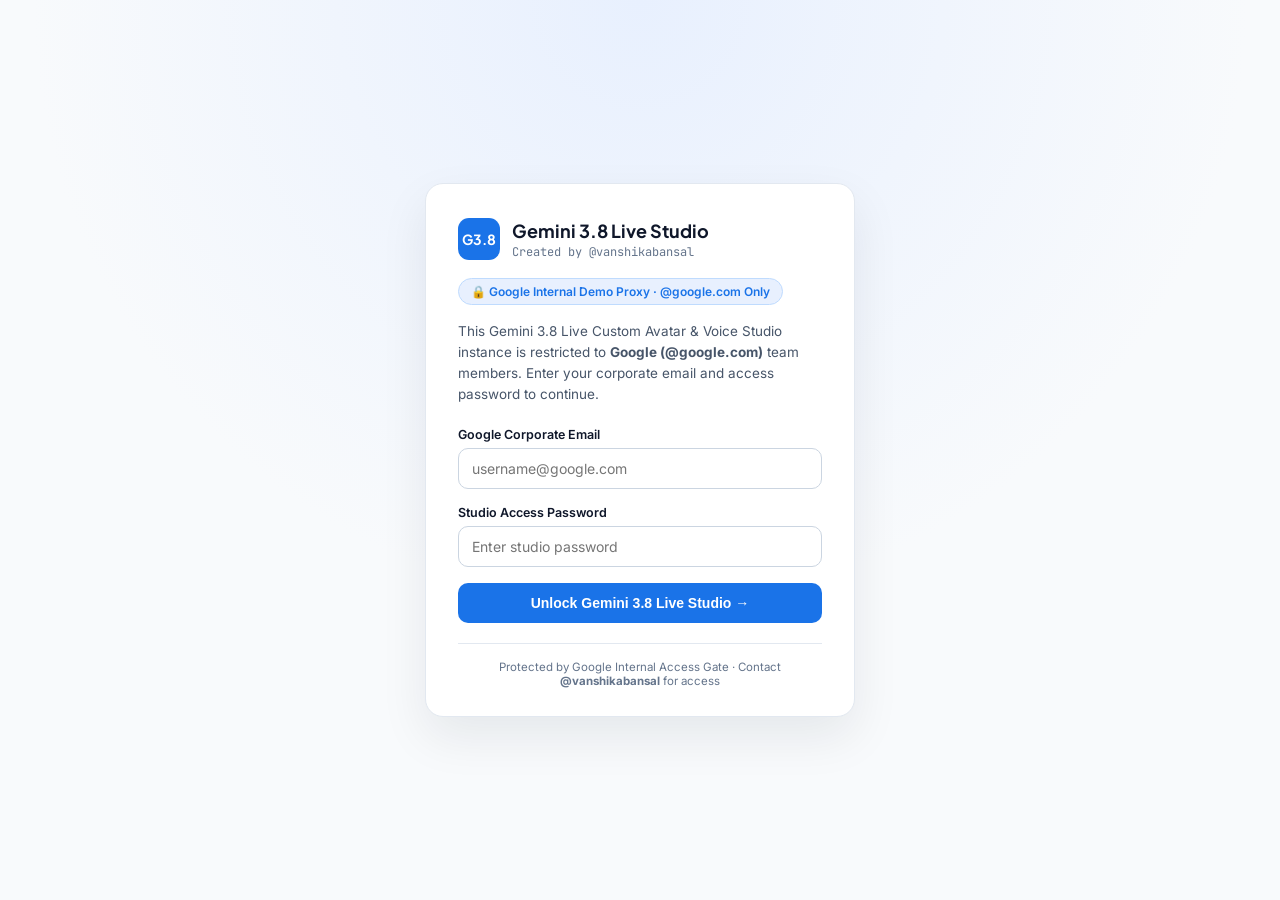
<file: static/login.html>
<!DOCTYPE html>
<html lang="en">
<head>
  <meta charset="UTF-8" />
  <meta name="viewport" content="width=device-width, initial-scale=1.0" />
  <title>Google Internal Access — Gemini 3.8 Live Studio</title>
  <link rel="preconnect" href="https://fonts.googleapis.com" />
  <link rel="preconnect" href="https://fonts.gstatic.com" crossorigin />
  <link href="https://fonts.googleapis.com/css2?family=Inter:wght@400;500;600;700&family=Plus+Jakarta+Sans:wght@600;700&family=JetBrains+Mono:wght@400;500&display=swap" rel="stylesheet" />
  <style>
    :root {
      --bg-page: #f8fafc;
      --bg-surface: #ffffff;
      --border-color: #e2e8f0;
      --text-primary: #0f172a;
      --text-secondary: #475569;
      --text-muted: #64748b;
      --brand-blue: #1a73e8;
      --brand-blue-hover: #1557b0;
      --brand-blue-soft: #e8f0fe;
      --danger-red: #dc2626;
      --danger-soft: #fee2e2;
    }
    * {
      box-sizing: border-box;
      margin: 0;
      padding: 0;
    }
    body {
      font-family: 'Inter', -apple-system, BlinkMacSystemFont, sans-serif;
      background: radial-gradient(circle at top, #e8f0fe 0%, #f8fafc 55%);
      color: var(--text-primary);
      min-height: 100vh;
      display: flex;
      align-items: center;
      justify-content: center;
      padding: 24px;
      -webkit-font-smoothing: antialiased;
    }
    .auth-card {
      width: 100%;
      max-width: 430px;
      background: var(--bg-surface);
      border: 1px solid var(--border-color);
      border-radius: 18px;
      box-shadow: 0 20px 48px rgba(15, 23, 42, 0.08);
      padding: 34px 32px 28px;
    }
    .auth-header {
      display: flex;
      align-items: center;
      gap: 12px;
      margin-bottom: 18px;
    }
    .brand-badge {
      width: 42px;
      height: 42px;
      border-radius: 11px;
      background: var(--brand-blue);
      color: #ffffff;
      font-family: 'Plus Jakarta Sans', sans-serif;
      font-weight: 700;
      font-size: 14px;
      display: flex;
      align-items: center;
      justify-content: center;
      flex-shrink: 0;
    }
    .brand-title {
      font-family: 'Plus Jakarta Sans', sans-serif;
      font-weight: 700;
      font-size: 18px;
      color: var(--text-primary);
    }
    .brand-meta {
      font-size: 12px;
      color: var(--text-muted);
      font-family: 'JetBrains Mono', monospace;
      margin-top: 2px;
    }
    .google-proxy-pill {
      display: inline-flex;
      align-items: center;
      gap: 6px;
      background: var(--brand-blue-soft);
      color: var(--brand-blue);
      border: 1px solid #bfdbfe;
      border-radius: 999px;
      padding: 5px 12px;
      font-size: 12px;
      font-weight: 600;
      margin-bottom: 16px;
    }
    .auth-desc {
      font-size: 13.5px;
      line-height: 1.55;
      color: var(--text-secondary);
      margin-bottom: 22px;
    }
    .field-group {
      margin-bottom: 16px;
    }
    .field-label {
      display: block;
      font-size: 12.5px;
      font-weight: 600;
      color: var(--text-primary);
      margin-bottom: 6px;
    }
    .text-input {
      width: 100%;
      padding: 11px 13px;
      border: 1px solid #cbd5e1;
      border-radius: 10px;
      font-size: 14px;
      font-family: inherit;
      color: var(--text-primary);
      outline: none;
      transition: border-color 0.15s ease, box-shadow 0.15s ease;
    }
    .text-input:focus {
      border-color: var(--brand-blue);
      box-shadow: 0 0 0 3px rgba(26, 115, 232, 0.14);
    }
    .error-banner {
      display: none;
      background: var(--danger-soft);
      color: var(--danger-red);
      border: 1px solid #fecaca;
      border-radius: 10px;
      padding: 10px 12px;
      font-size: 12.5px;
      font-weight: 500;
      margin-bottom: 16px;
    }
    .btn-submit {
      width: 100%;
      padding: 12px 18px;
      background: var(--brand-blue);
      color: #ffffff;
      border: none;
      border-radius: 10px;
      font-size: 14px;
      font-weight: 600;
      cursor: pointer;
      transition: background 0.15s ease;
    }
    .btn-submit:hover {
      background: var(--brand-blue-hover);
    }
    .btn-submit:disabled {
      opacity: 0.65;
      cursor: not-allowed;
    }
    .auth-footer {
      margin-top: 20px;
      padding-top: 16px;
      border-top: 1px solid var(--border-color);
      font-size: 11.5px;
      color: var(--text-muted);
      text-align: center;
    }
  </style>
</head>
<body>
  <main class="auth-card">
    <div class="auth-header">
      <div class="brand-badge">G3.8</div>
      <div>
        <div class="brand-title">Gemini 3.8 Live Studio</div>
        <div class="brand-meta">Created by @vanshikabansal</div>
      </div>
    </div>

    <div class="google-proxy-pill">
      &#x1F512; Google Internal Demo Proxy &middot; @google.com Only
    </div>

    <p class="auth-desc">
      This Gemini 3.8 Live Custom Avatar &amp; Voice Studio instance is restricted to <strong>Google (@google.com)</strong> team members. Enter your corporate email and access password to continue.
    </p>

    <div id="auth-error" class="error-banner" role="alert"></div>

    <form id="login-form" autocomplete="on">
      <div class="field-group">
        <label class="field-label" for="login-email">Google Corporate Email</label>
        <input
          id="login-email"
          name="email"
          type="email"
          class="text-input"
          placeholder="username@google.com"
          required
          autocomplete="username"
        />
      </div>

      <div class="field-group">
        <label class="field-label" for="login-password">Studio Access Password</label>
        <input
          id="login-password"
          name="password"
          type="password"
          class="text-input"
          placeholder="Enter studio password"
          required
          autocomplete="current-password"
        />
      </div>

      <button id="btn-login" type="submit" class="btn-submit">
        Unlock Gemini 3.8 Live Studio &rarr;
      </button>
    </form>

    <div class="auth-footer">
      Protected by Google Internal Access Gate &middot; Contact <strong>@vanshikabansal</strong> for access
    </div>
  </main>

  <script>
    (function () {
      const form = document.getElementById("login-form");
      const emailIn = document.getElementById("login-email");
      const passIn = document.getElementById("login-password");
      const errBox = document.getElementById("auth-error");
      const btn = document.getElementById("btn-login");

      form.addEventListener("submit", async (e) => {
        e.preventDefault();
        errBox.style.display = "none";
        btn.disabled = true;
        btn.textContent = "Verifying Access...";
        try {
          const resp = await fetch("/api/auth/login", {
            method: "POST",
            headers: { "Content-Type": "application/json" },
            body: JSON.stringify({
              email: emailIn.value.trim(),
              password: passIn.value,
            }),
          });
          const data = await resp.json().catch(() => ({}));
          if (!resp.ok) {
            errBox.textContent = data.detail || "Invalid @google.com email or password.";
            errBox.style.display = "block";
            btn.disabled = false;
            btn.textContent = "Unlock Gemini 3.8 Live Studio \u2192";
            return;
          }
          window.location.href = "/";
        } catch (err) {
          errBox.textContent = "Network error while verifying access. Please try again.";
          errBox.style.display = "block";
          btn.disabled = false;
          btn.textContent = "Unlock Gemini 3.8 Live Studio \u2192";
        }
      });
    })();
  </script>
</body>
</html>
</file>
